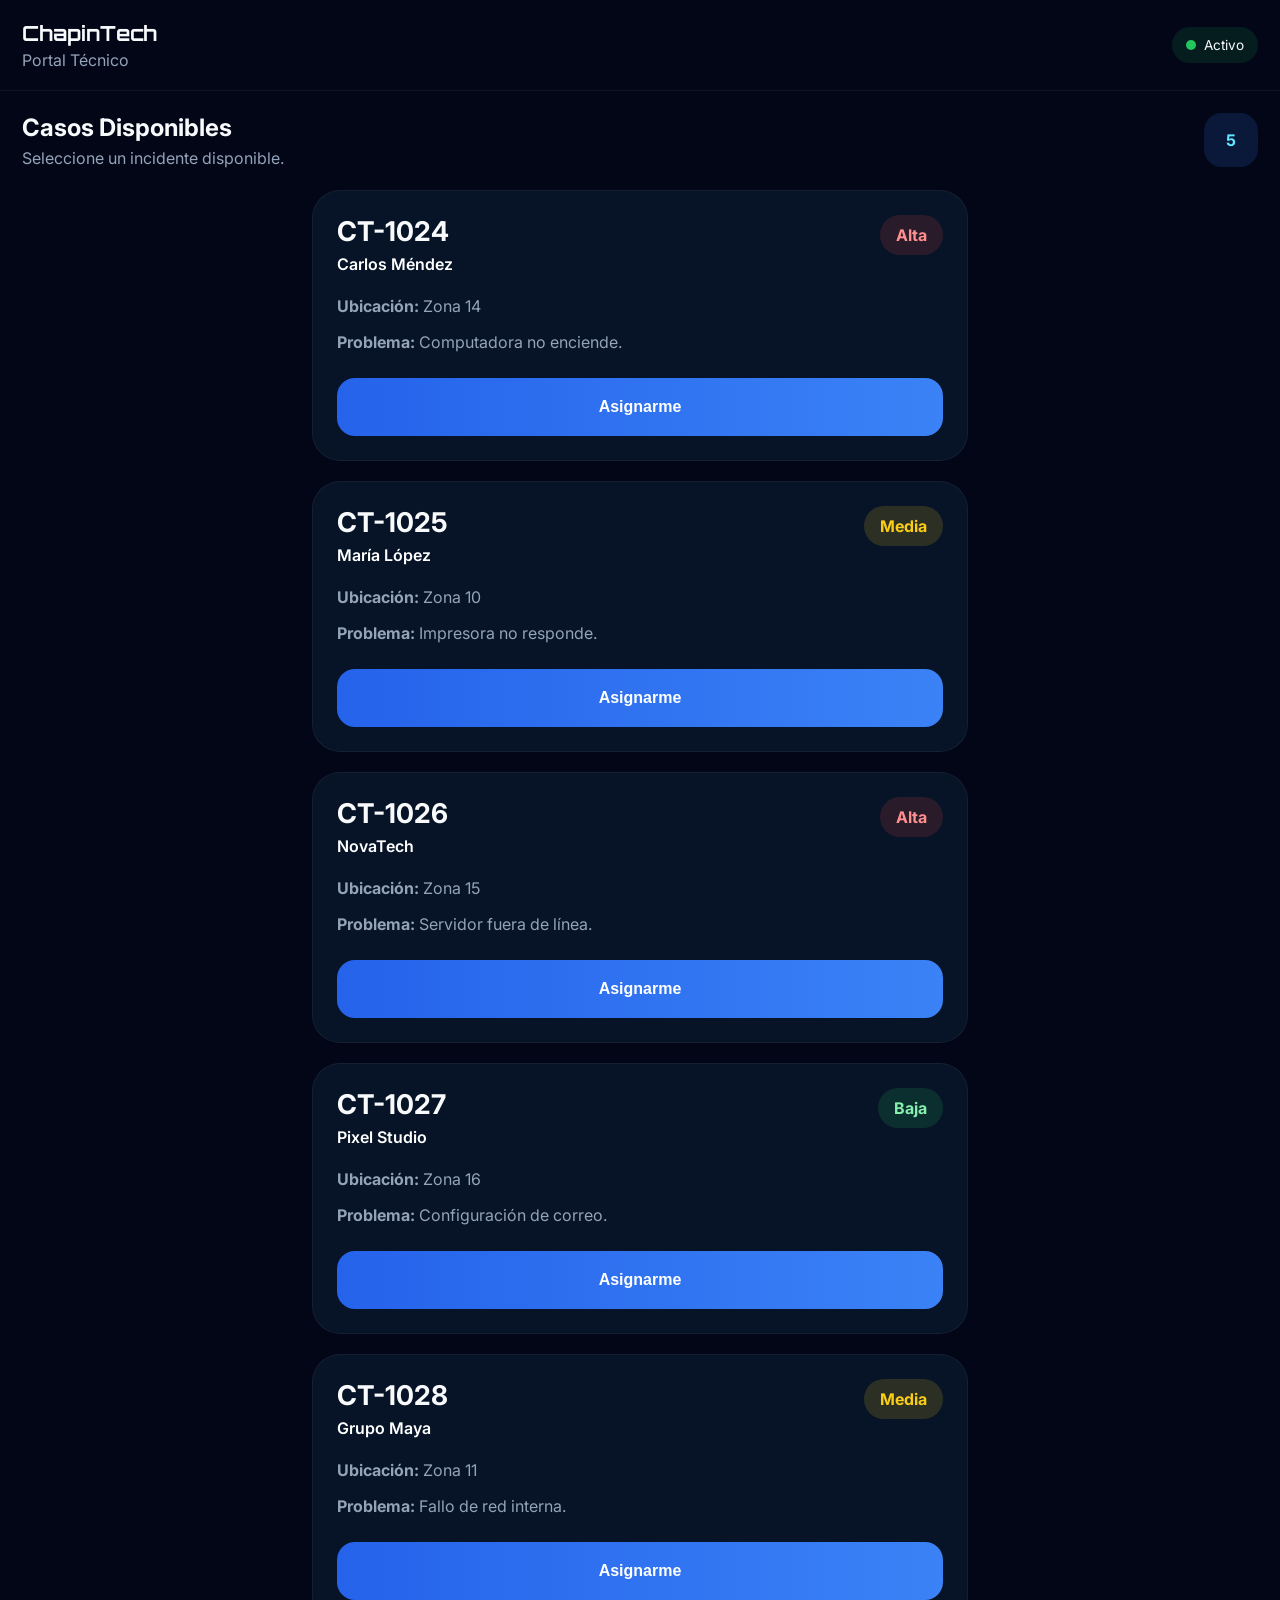
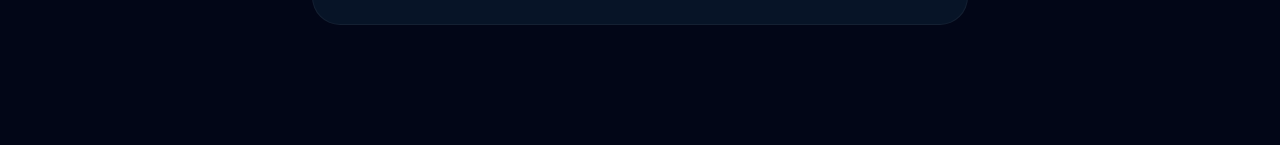
<file: techportal.html>
<!DOCTYPE html>
<html lang="es">
<head>

<meta charset="UTF-8">
<meta name="viewport" content="width=device-width, initial-scale=1.0">

<title>ChapinTech Mobile Portal</title>

<link href="https://fonts.googleapis.com/css2?family=Orbitron:wght@600;700&family=Inter:wght@300;400;500;600;700&display=swap" rel="stylesheet">

<link rel="stylesheet" href="mobile-tech.css">

</head>

<body>

<header class="topbar">

  <div>

    <h1>ChapinTech</h1>

    <p>Portal Técnico</p>

  </div>

  <div class="online-status">

    <span class="dot"></span>

    Activo

  </div>

</header>

  <!-- ========================================
QUEUE SCREEN
======================================== -->

<section id="queueScreen" class="screen active-screen">

  <!-- HEADER -->

  <div class="queue-header">

    <div>

      <h2>Casos Disponibles</h2>

      <p>
        Seleccione un incidente disponible.
      </p>

    </div>

    <div class="queue-count">

      <span id="caseCount">
        5
      </span>

    </div>

  </div>

  <!-- ========================================
  CASE LIST
  ======================================== -->

  <div class="queue-list">

    <!-- CASE 1 -->

    <div class="ticket-card">

      <div class="ticket-top">

        <div>

          <h3>CT-1024</h3>

          <p class="client">
            Carlos Méndez
          </p>

        </div>

        <div class="priority alta">
          Alta
        </div>

      </div>

      <div class="ticket-body">

        <p>
          <strong>Ubicación:</strong>
          Zona 14
        </p>

        <p>
          <strong>Problema:</strong>
          Computadora no enciende.
        </p>

      </div>

      <button
        class="assign-btn"
        data-id="CT-1024"
        data-client="Carlos Méndez"
        data-location="Zona 14"
        data-problem="Computadora no enciende."
      >
        Asignarme
      </button>

    </div>

    <!-- CASE 2 -->

    <div class="ticket-card">

      <div class="ticket-top">

        <div>

          <h3>CT-1025</h3>

          <p class="client">
            María López
          </p>

        </div>

        <div class="priority media">
          Media
        </div>

      </div>

      <div class="ticket-body">

        <p>
          <strong>Ubicación:</strong>
          Zona 10
        </p>

        <p>
          <strong>Problema:</strong>
          Impresora no responde.
        </p>

      </div>

      <button
        class="assign-btn"
        data-id="CT-1025"
        data-client="María López"
        data-location="Zona 10"
        data-problem="Impresora no responde."
      >
        Asignarme
      </button>

    </div>

    <!-- CASE 3 -->

    <div class="ticket-card">

      <div class="ticket-top">

        <div>

          <h3>CT-1026</h3>

          <p class="client">
            NovaTech
          </p>

        </div>

        <div class="priority alta">
          Alta
        </div>

      </div>

      <div class="ticket-body">

        <p>
          <strong>Ubicación:</strong>
          Zona 15
        </p>

        <p>
          <strong>Problema:</strong>
          Servidor fuera de línea.
        </p>

      </div>

      <button
        class="assign-btn"
        data-id="CT-1026"
        data-client="NovaTech"
        data-location="Zona 15"
        data-problem="Servidor fuera de línea."
      >
        Asignarme
      </button>

    </div>

    <!-- CASE 4 -->

    <div class="ticket-card">

      <div class="ticket-top">

        <div>

          <h3>CT-1027</h3>

          <p class="client">
            Pixel Studio
          </p>

        </div>

        <div class="priority baja">
          Baja
        </div>

      </div>

      <div class="ticket-body">

        <p>
          <strong>Ubicación:</strong>
          Zona 16
        </p>

        <p>
          <strong>Problema:</strong>
          Configuración de correo.
        </p>

      </div>

      <button
        class="assign-btn"
        data-id="CT-1027"
        data-client="Pixel Studio"
        data-location="Zona 16"
        data-problem="Configuración de correo."
      >
        Asignarme
      </button>

    </div>

    <!-- CASE 5 -->

    <div class="ticket-card">

      <div class="ticket-top">

        <div>

          <h3>CT-1028</h3>

          <p class="client">
            Grupo Maya
          </p>

        </div>

        <div class="priority media">
          Media
        </div>

      </div>

      <div class="ticket-body">

        <p>
          <strong>Ubicación:</strong>
          Zona 11
        </p>

        <p>
          <strong>Problema:</strong>
          Fallo de red interna.
        </p>

      </div>

      <button
        class="assign-btn"
        data-id="CT-1028"
        data-client="Grupo Maya"
        data-location="Zona 11"
        data-problem="Fallo de red interna."
      >
        Asignarme
      </button>

    </div>

  </div>

</section>

<!-- ========================================
ACTIVE SCREEN
======================================== -->

<section id="activeScreen" class="screen">

  <!-- TIMER BAR -->

  <div class="sla-bar">

    <span id="timerLabel">
      SLA ACTIVO
    </span>

    <strong id="mainTimer">
      15:00
    </strong>

  </div>

  <!-- ACTIVE TICKET -->

  <div class="active-ticket">

    <div class="priority alta">
      Alta
    </div>

    <h2 id="ticketId">
      CT-1024
    </h2>

    <div id="ticketStatus" class="status route">
      En Camino
    </div>

    <div class="info-block">

      <label>Cliente</label>

      <p id="ticketClient"></p>

    </div>

    <div class="info-block">

      <label>Ubicación</label>

      <p id="ticketLocation"></p>

    </div>

    <div class="info-block">

      <label>Problema</label>

      <p id="ticketProblem"></p>

    </div>

    <!-- ARRIVAL -->

    <div class="action-stack">

      <button id="arrivalBtn" class="secondary-btn">
        Llegué al Sitio
      </button>

      <button id="confirmBtn" class="success-btn hidden">
        Cliente Confirmó
      </button>

      <button id="denyBtn" class="danger-btn hidden">
        Cliente Rechazó
      </button>

    </div>

    <!-- DOCUMENTATION -->

    <div id="documentationBox" class="documentation hidden">

      <h3>Documentación Técnica</h3>

      <textarea
        id="findingsInput"
        placeholder="Hallazgos técnicos..."
      ></textarea>

      <textarea
        id="solutionInput"
        placeholder="Solución aplicada..."
      ></textarea>

      <button id="saveDocsBtn" class="primary-btn">
        Guardar Documentación
      </button>

    </div>

    <!-- ESCALATION -->

    <button id="escalateBtn"
      class="danger-btn hidden">

      Escalar Caso

    </button>

    <!-- INVOICE -->

    <div id="invoiceBox"
      class="invoice-box hidden">

      Factura enviada al cliente por correo.

      <button id="paymentBtn"
        class="success-btn">

        Confirmar Pago

      </button>

    </div>

    <!-- RESOLVE -->

    <button id="resolveBtn"
      class="success-btn hidden">

      Resolver Caso

    </button>

  </div>

</section>

<script src="techportal.js"></script>
</body>
</html>
</file>
<file: mobile-tech.css>
*{
  margin:0;
  padding:0;
  box-sizing:border-box;
}

:root{

  --bg:#020617;
  --card:#071427;

  --cyan:#63e6ff;
  --blue:#3b82f6;
  --purple:#8b5cf6;
  --green:#22c55e;
  --red:#ef4444;
  --yellow:#facc15;

  --text:#f8fafc;
  --muted:#94a3b8;

}

body{

  background:var(--bg);
  color:var(--text);

  font-family:'Inter',sans-serif;

  overflow-x:hidden;

}

/* ========================================
SCREENS
======================================== */

.screen{
  display:none;
}

.active-screen{
  display:block;
}

/* ========================================
TOPBAR
======================================== */

.topbar{

  position:sticky;
  top:0;

  z-index:100;

  background:#020617;

  padding:20px 22px;

  display:flex;
  justify-content:space-between;
  align-items:center;

  border-bottom:
  1px solid rgba(255,255,255,.05);

}

.topbar h1{

  font-family:'Orbitron',sans-serif;

  font-size:1.3rem;

}

.topbar p{

  color:var(--muted);
  margin-top:4px;

}

.online-status{

  display:flex;
  align-items:center;
  gap:8px;

  background:
  rgba(34,197,94,.12);

  padding:10px 14px;

  border-radius:999px;

  font-size:.85rem;

}

.dot{

  width:10px;
  height:10px;

  background:#22c55e;

  border-radius:50%;

}

/* ========================================
QUEUE HEADER
======================================== */

.queue-header{

  padding:22px;

  display:flex;
  justify-content:space-between;
  align-items:flex-start;

}

.queue-header h2{

  font-size:1.5rem;
  margin-bottom:6px;

}

.queue-header p{

  color:var(--muted);

}

.queue-count{

  width:54px;
  height:54px;

  display:flex;
  align-items:center;
  justify-content:center;

  border-radius:18px;

  background:
  rgba(59,130,246,.15);

  color:var(--cyan);

  font-weight:700;

}

/* ========================================
QUEUE LIST
======================================== */

.queue-list{

  display:flex;
  flex-direction:column;

  gap:20px;

  padding:0 22px 120px;

}

/* ========================================
TICKET CARD
======================================== */

.ticket-card{

  background:var(--card);

  border:
  1px solid rgba(255,255,255,.05);

  border-radius:28px;

  padding:24px;

  transition:.25s ease;

}

.ticket-card:active{

  transform:scale(.98);

}

/* ========================================
TOP
======================================== */

.ticket-top{

  display:flex;
  justify-content:space-between;
  align-items:flex-start;

  margin-bottom:20px;

}

.ticket-top h3{

  font-size:1.7rem;

  margin-bottom:6px;

}

.client{

  color:white;
  font-weight:600;

}

/* ========================================
BODY
======================================== */

.ticket-body{

  display:flex;
  flex-direction:column;

  gap:12px;

  margin-bottom:24px;

}

.ticket-body p{

  color:var(--muted);

  line-height:1.5;

}

/* ========================================
PRIORITY
======================================== */

.priority{

  width:max-content;

  padding:10px 16px;

  border-radius:999px;

  font-weight:700;

}

.alta{

  background:
  rgba(239,68,68,.15);

  color:#ff8f8f;

}

.media{

  background:
  rgba(250,204,21,.15);

  color:#facc15;

}

.baja{

  background:
  rgba(34,197,94,.15);

  color:#86efac;

}

/* ========================================
BUTTONS
======================================== */

.assign-btn,
.primary-btn,
.secondary-btn,
.success-btn,
.danger-btn{

  width:100%;
  height:58px;

  border:none;

  border-radius:18px;

  font-size:1rem;
  font-weight:700;

  color:white;

  cursor:pointer;

  transition:.25s ease;

}

button:active{

  transform:scale(.98);

}

button:disabled{

  opacity:.55;
  cursor:not-allowed;

}

.assign-btn,
.primary-btn{

  background:
  linear-gradient(
    90deg,
    #2563eb,
    #3b82f6
  );

}

.secondary-btn{

  background:
  linear-gradient(
    90deg,
    #7c3aed,
    #8b5cf6
  );

}

.success-btn{

  background:
  linear-gradient(
    90deg,
    #15803d,
    #22c55e
  );

}

.danger-btn{

  background:
  linear-gradient(
    90deg,
    #b91c1c,
    #ef4444
  );

}

/* ========================================
ACTIVE INCIDENT
======================================== */

.sla-bar{

  position:sticky;
  top:81px;

  z-index:90;

  background:#071427;

  padding:18px 22px;

  display:flex;
  justify-content:space-between;
  align-items:center;

  border-bottom:
  1px solid rgba(255,255,255,.05);

}

.sla-bar strong{

  font-size:1.2rem;

  color:var(--cyan);

}

.active-ticket{

  padding:22px 22px 120px;

}

.active-ticket h2{

  font-size:2rem;

  margin:22px 0;

}

/* ========================================
STATUS
======================================== */

.status{

  display:inline-flex;

  padding:10px 16px;

  border-radius:999px;

  font-weight:700;

  margin-bottom:28px;

}

.route{

  background:
  rgba(59,130,246,.15);

  color:#8fc2ff;

}

.onsite{

  background:
  rgba(139,92,246,.15);

  color:#c4b5fd;

}

.repair{

  background:
  rgba(250,204,21,.15);

  color:#facc15;

}

.resolved{

  background:
  rgba(34,197,94,.15);

  color:#86efac;

}

.escalated{

  background:
  rgba(239,68,68,.15);

  color:#ff8f8f;

}

/* ========================================
INFO
======================================== */

.info-block{

  margin-bottom:24px;

}

.info-block label{

  display:block;

  color:var(--muted);

  margin-bottom:8px;

  font-size:.9rem;

}

.info-block p{

  line-height:1.6;

}

/* ========================================
STACK
======================================== */

.action-stack{

  display:flex;
  flex-direction:column;

  gap:14px;

  margin-top:30px;

}

/* ========================================
DOCUMENTATION
======================================== */

.documentation{

  margin-top:30px;

}

.documentation h3{

  margin-bottom:18px;

}

textarea{

  width:100%;

  min-height:120px;

  background:#020617;

  border:
  1px solid rgba(255,255,255,.08);

  border-radius:18px;

  padding:16px;

  color:white;

  margin-bottom:16px;

  resize:none;

  font-family:'Inter',sans-serif;

}

/* ========================================
INVOICE
======================================== */

.invoice-box{

  margin-top:26px;

  background:
  rgba(34,197,94,.12);

  border:
  1px solid rgba(34,197,94,.15);

  border-radius:20px;

  padding:20px;

}

/* ========================================
UTILS
======================================== */

.hidden{
  display:none;
}

/* ========================================
TABLET
======================================== */

@media(min-width:768px){

  .queue-list,
  .active-ticket{

    width:700px;
    margin:auto;

  }

}
</file>
